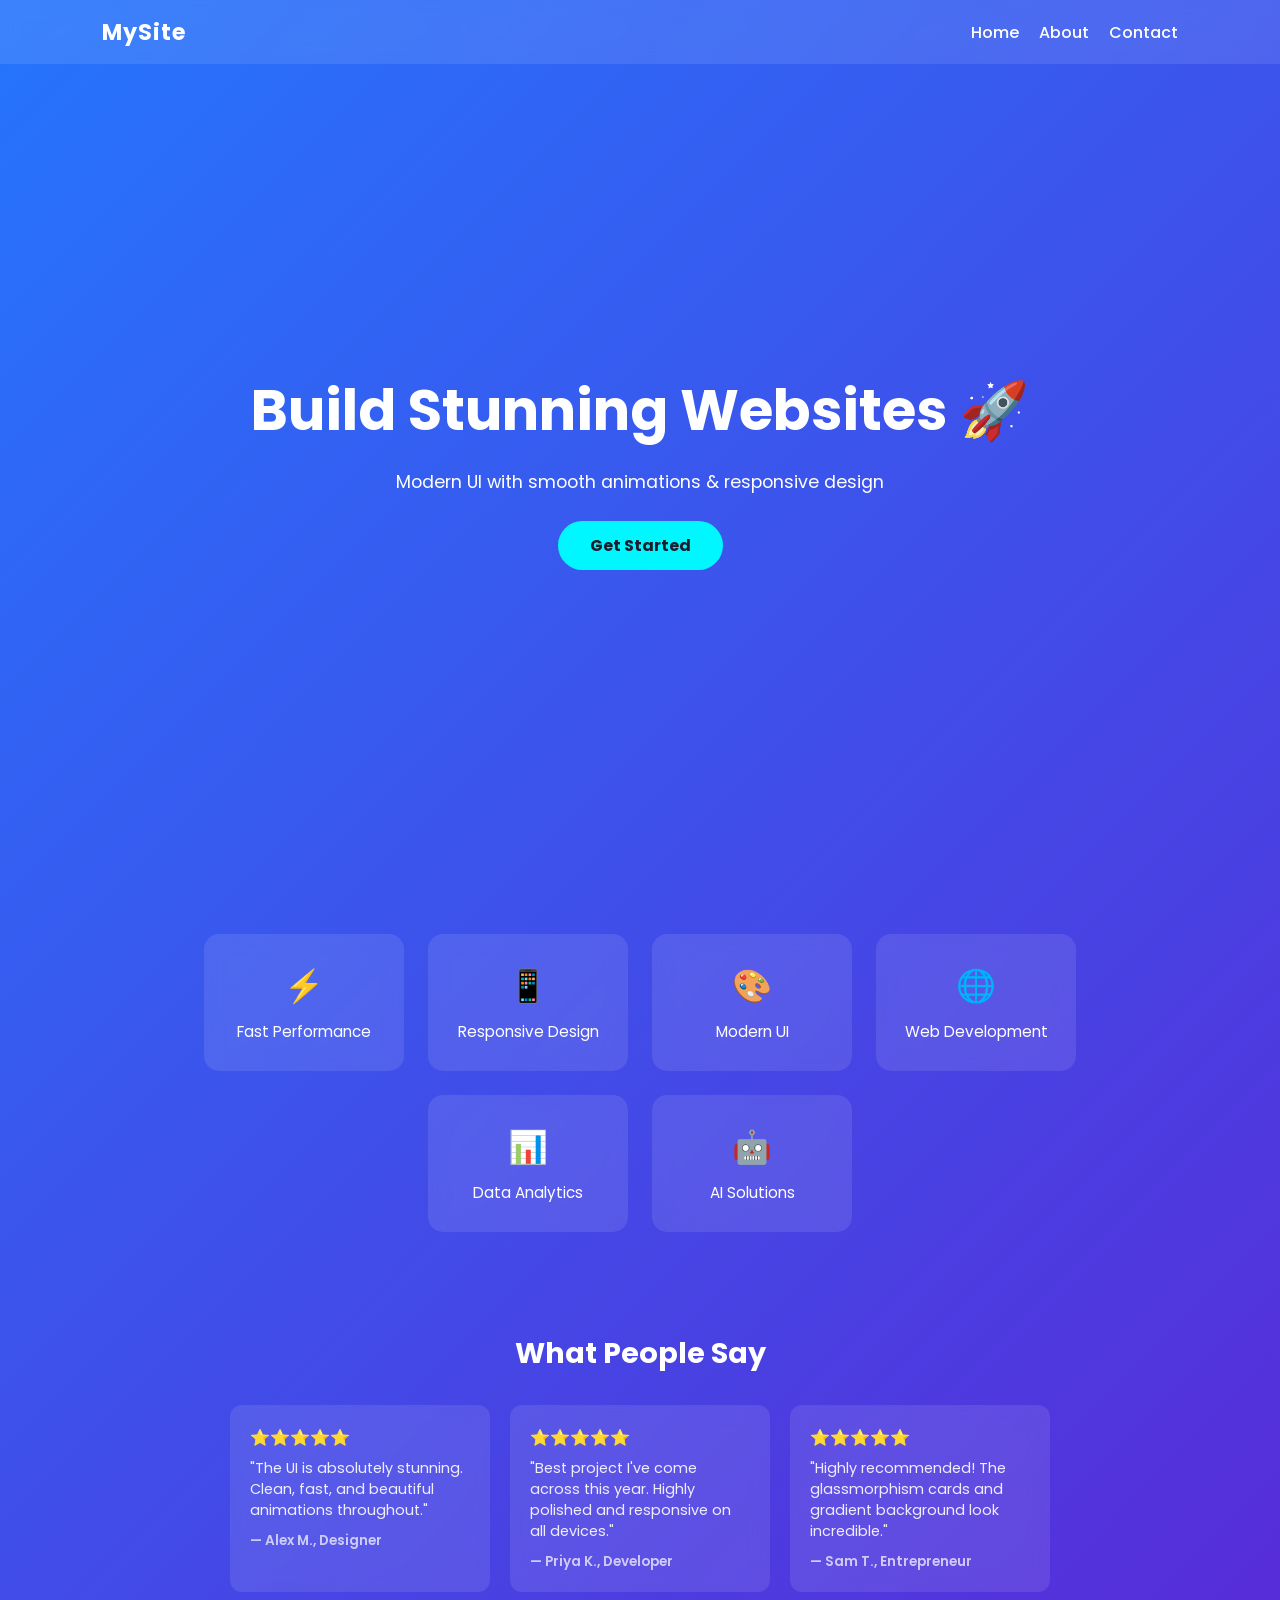
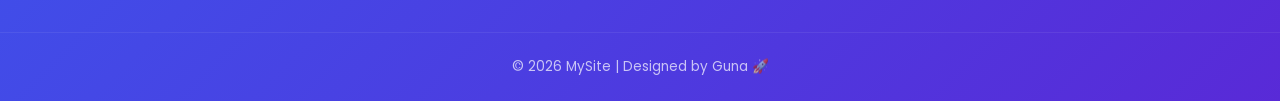
<file: index.html>
<!DOCTYPE html>
<html lang="en">
<head>
  <meta charset="UTF-8" />
  <meta name="viewport" content="width=device-width, initial-scale=1.0"/>
  <meta name="description" content="MySite - Build stunning modern websites with animations and responsive design."/>
  <title>MySite | Build Stunning Websites 🚀</title>
  <link rel="stylesheet" href="style.css"/>
</head>
<body>

  <!-- NAV -->
  <nav>
    <div class="logo">MySite</div>
    <div class="hamburger" aria-label="Toggle menu">
      <span></span><span></span><span></span>
    </div>
    <ul>
      <li><a href="index.html">Home</a></li>
      <li><a href="about.html">About</a></li>
      <li><a href="contact.html">Contact</a></li>
    </ul>
  </nav>

  <!-- HERO -->
  <section class="hero">
    <h1>Build Stunning Websites 🚀</h1>
    <p>Modern UI with smooth animations & responsive design</p>
    <a href="contact.html" class="btn">Get Started</a>
  </section>

  <!-- FEATURES -->
  <section class="features">
    <div class="card">
      <div class="icon">⚡</div>
      <p>Fast Performance</p>
    </div>
    <div class="card">
      <div class="icon">📱</div>
      <p>Responsive Design</p>
    </div>
    <div class="card">
      <div class="icon">🎨</div>
      <p>Modern UI</p>
    </div>
    <div class="card">
      <div class="icon">🌐</div>
      <p>Web Development</p>
    </div>
    <div class="card">
      <div class="icon">📊</div>
      <p>Data Analytics</p>
    </div>
    <div class="card">
      <div class="icon">🤖</div>
      <p>AI Solutions</p>
    </div>
  </section>

  <!-- TESTIMONIALS -->
  <section class="testimonials">
    <h2>What People Say</h2>
    <div class="testimonial-grid">
      <div class="testimonial-card">
        <div class="stars">⭐⭐⭐⭐⭐</div>
        <p>"The UI is absolutely stunning. Clean, fast, and beautiful animations throughout."</p>
        <div class="author">— Alex M., Designer</div>
      </div>
      <div class="testimonial-card">
        <div class="stars">⭐⭐⭐⭐⭐</div>
        <p>"Best project I've come across this year. Highly polished and responsive on all devices."</p>
        <div class="author">— Priya K., Developer</div>
      </div>
      <div class="testimonial-card">
        <div class="stars">⭐⭐⭐⭐⭐</div>
        <p>"Highly recommended! The glassmorphism cards and gradient background look incredible."</p>
        <div class="author">— Sam T., Entrepreneur</div>
      </div>
    </div>
  </section>

  <!-- FOOTER -->
  <footer>
    <p>© 2026 MySite | Designed by Guna 🚀</p>
  </footer>

  <script src="script.js"></script>
</body>
</html>
</file>
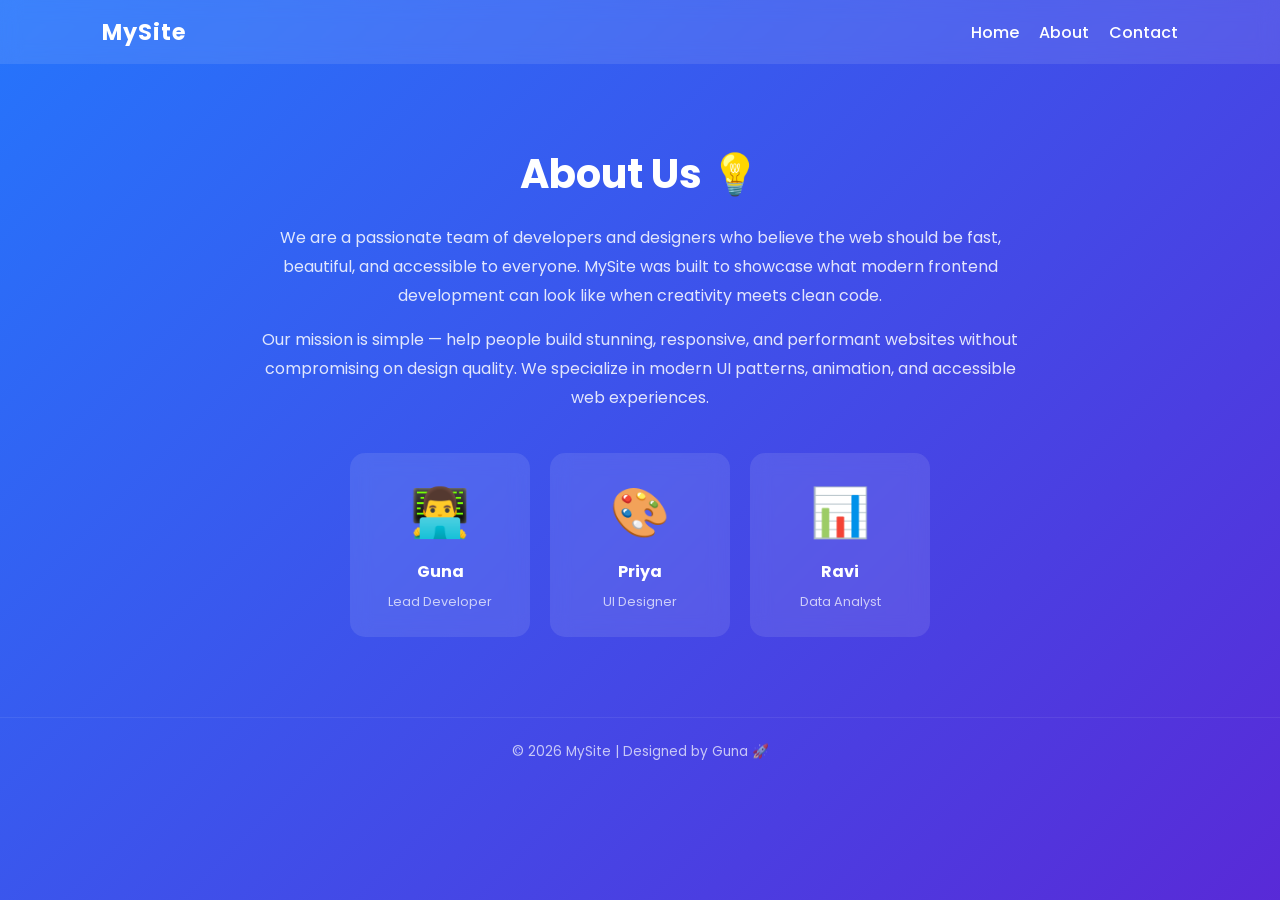
<file: about.html>
<!DOCTYPE html>
<html lang="en">
<head>
  <meta charset="UTF-8" />
  <meta name="viewport" content="width=device-width, initial-scale=1.0"/>
  <meta name="description" content="About MySite - Learn who we are and what we do."/>
  <title>MySite | About</title>
  <link rel="stylesheet" href="style.css"/>
</head>
<body>

  <!-- NAV -->
  <nav>
    <div class="logo">MySite</div>
    <div class="hamburger" aria-label="Toggle menu">
      <span></span><span></span><span></span>
    </div>
    <ul>
      <li><a href="index.html">Home</a></li>
      <li><a href="about.html">About</a></li>
      <li><a href="contact.html">Contact</a></li>
    </ul>
  </nav>

  <!-- ABOUT -->
  <section class="about">
    <h1>About Us 💡</h1>
    <p>
      We are a passionate team of developers and designers who believe the web should be
      fast, beautiful, and accessible to everyone. MySite was built to showcase what modern
      frontend development can look like when creativity meets clean code.
    </p>
    <p>
      Our mission is simple — help people build stunning, responsive, and performant websites
      without compromising on design quality. We specialize in modern UI patterns, animation,
      and accessible web experiences.
    </p>

    <!-- TEAM -->
    <div class="team">
      <div class="team-card">
        <div class="avatar">👨‍💻</div>
        <h3>Guna</h3>
        <span>Lead Developer</span>
      </div>
      <div class="team-card">
        <div class="avatar">🎨</div>
        <h3>Priya</h3>
        <span>UI Designer</span>
      </div>
      <div class="team-card">
        <div class="avatar">📊</div>
        <h3>Ravi</h3>
        <span>Data Analyst</span>
      </div>
    </div>
  </section>

  <!-- FOOTER -->
  <footer>
    <p>© 2026 MySite | Designed by Guna 🚀</p>
  </footer>

  <script src="script.js"></script>
</body>
</html>
</file>
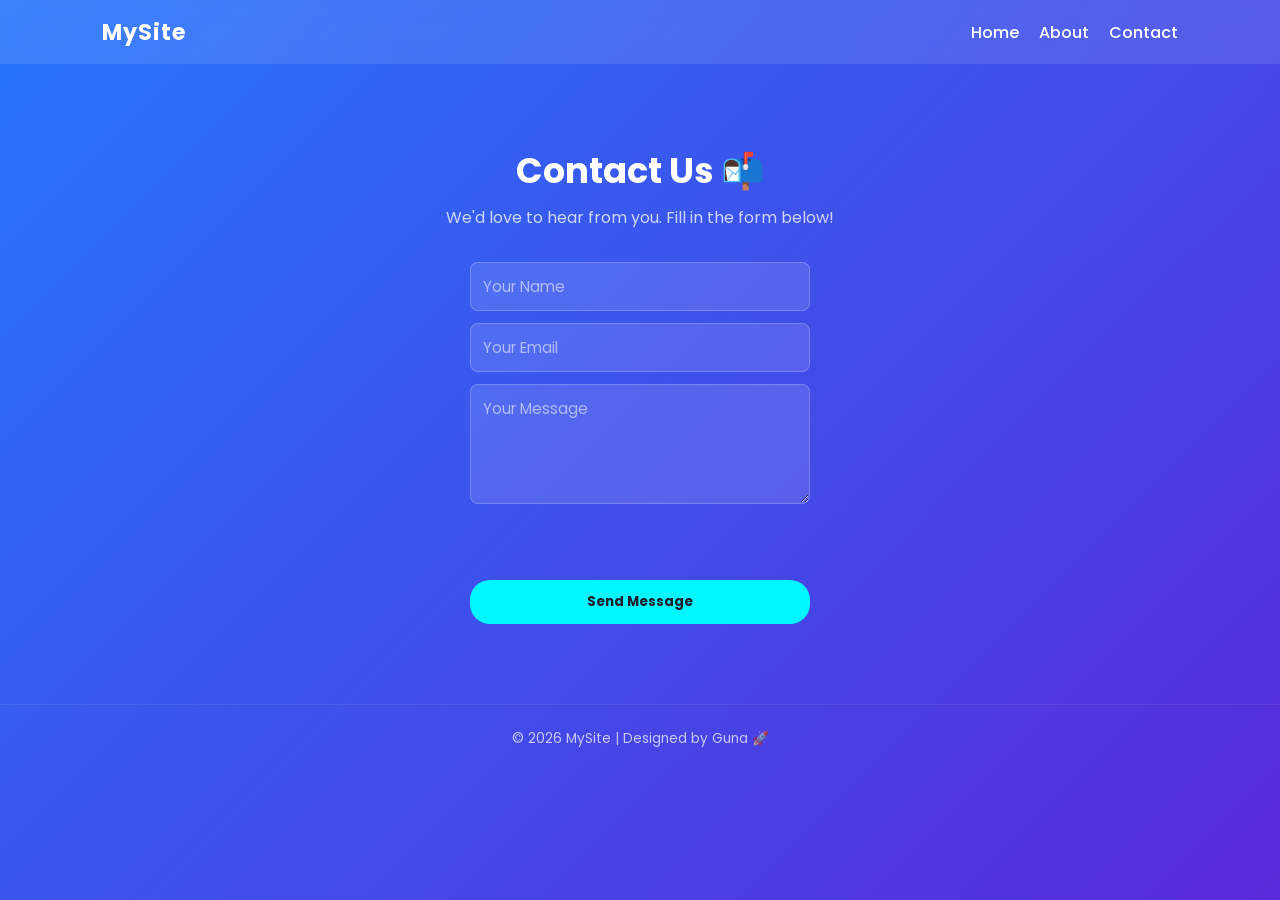
<file: contact.html>
<!DOCTYPE html>
<html lang="en">
<head>
  <meta charset="UTF-8" />
  <meta name="viewport" content="width=device-width, initial-scale=1.0"/>
  <meta name="description" content="Contact MySite - Get in touch with us."/>
  <title>MySite | Contact</title>
  <link rel="stylesheet" href="style.css"/>
</head>
<body>

  <!-- NAV -->
  <nav>
    <div class="logo">MySite</div>
    <div class="hamburger" aria-label="Toggle menu">
      <span></span><span></span><span></span>
    </div>
    <ul>
      <li><a href="index.html">Home</a></li>
      <li><a href="about.html">About</a></li>
      <li><a href="contact.html">Contact</a></li>
    </ul>
  </nav>

  <!-- CONTACT -->
  <section class="contact">
    <h1>Contact Us 📬</h1>
    <p class="subtitle">We'd love to hear from you. Fill in the form below!</p>

    <!-- ✅ FIX: onsubmit returns validateForm(), message field added, error + success elements -->
    <form onsubmit="return validateForm()">
      <input type="text"  id="name"    placeholder="Your Name"    autocomplete="name" />
      <input type="email" id="email"   placeholder="Your Email"   autocomplete="email" />
      <textarea           id="message" placeholder="Your Message"></textarea>
      <p id="error-msg"   class="error-msg"></p>
      <p id="success-msg" class="success-msg"></p>
      <button type="submit">Send Message</button>
    </form>
  </section>

  <!-- FOOTER -->
  <footer>
    <p>© 2026 MySite | Designed by Guna 🚀</p>
  </footer>

  <script src="script.js"></script>
</body>
</html>
</file>
<file: style.css>
@import url('https://fonts.googleapis.com/css2?family=Poppins:wght@300;500;700&display=swap');

* {
  margin: 0;
  padding: 0;
  box-sizing: border-box;
  font-family: 'Poppins', sans-serif;
}

body {
  background: linear-gradient(-45deg, #1f1c2c, #928dab, #6a11cb, #2575fc);
  background-size: 400% 400%;
  animation: gradientBG 12s ease infinite;
  color: white;
  min-height: 100vh;
}

/* ✅ FIX 1: Corrected background-position values */
@keyframes gradientBG {
  0%   { background-position: 0% 50%; }
  50%  { background-position: 100% 50%; }
  100% { background-position: 0% 50%; }
}

/* ========== NAV ========== */
nav {
  display: flex;
  justify-content: space-between;
  align-items: center;
  padding: 15px 8%;
  backdrop-filter: blur(10px);
  background: rgba(255, 255, 255, 0.1);
  position: sticky;
  top: 0;
  z-index: 100;
}

nav .logo {
  font-size: 1.4rem;
  font-weight: 700;
  letter-spacing: 1px;
}

nav ul {
  display: flex;
  list-style: none;
  gap: 20px;
}

/* ✅ FIX 2: Nav hover feedback */
nav a {
  color: white;
  text-decoration: none;
  font-weight: 500;
  transition: color 0.3s;
}

nav a:hover {
  color: #00f7ff;
}

/* Hamburger (mobile) */
.hamburger {
  display: none;
  flex-direction: column;
  gap: 5px;
  cursor: pointer;
}

.hamburger span {
  display: block;
  width: 25px;
  height: 3px;
  background: white;
  border-radius: 3px;
  transition: 0.3s;
}

/* ========== HERO ========== */
.hero {
  height: 90vh;
  display: flex;
  flex-direction: column;
  justify-content: center;
  align-items: center;
  text-align: center;
  padding: 20px;
  gap: 16px;
}

.hero h1 {
  font-size: clamp(2rem, 5vw, 3.5rem);
  font-weight: 700;
  animation: fadeUp 0.8s ease both;
}

.hero p {
  font-size: 1.1rem;
  opacity: 0.85;
  animation: fadeUp 0.8s 0.2s ease both;
}

.hero .btn {
  margin-top: 10px;
  padding: 12px 32px;
  border-radius: 30px;
  background: #00f7ff;
  color: #1f1c2c;
  font-weight: 700;
  text-decoration: none;
  border: none;
  cursor: pointer;
  transition: background 0.3s, transform 0.3s;
  animation: fadeUp 0.8s 0.4s ease both;
}

.hero .btn:hover {
  background: #00c8d4;
  transform: scale(1.05);
}

@keyframes fadeUp {
  from { opacity: 0; transform: translateY(30px); }
  to   { opacity: 1; transform: translateY(0); }
}

/* ========== FEATURES ========== */
.features {
  display: flex;
  justify-content: center;
  gap: 24px;
  padding: 60px 8%;
  flex-wrap: wrap;
}

/* ✅ FIX 3: Card width set */
.card {
  padding: 28px 24px;
  border-radius: 15px;
  background: rgba(255, 255, 255, 0.1);
  backdrop-filter: blur(10px);
  transition: transform 0.4s, box-shadow 0.4s;
  width: 200px;
  text-align: center;
  font-size: 0.95rem;
}

.card:hover {
  transform: scale(1.1);
  box-shadow: 0 8px 30px rgba(0, 247, 255, 0.2);
}

.card .icon {
  font-size: 2rem;
  margin-bottom: 10px;
}

/* ========== TESTIMONIALS ========== */
.testimonials {
  padding: 40px 8%;
  text-align: center;
}

.testimonials h2 {
  margin-bottom: 30px;
  font-size: 1.8rem;
}

.testimonial-grid {
  display: flex;
  justify-content: center;
  gap: 20px;
  flex-wrap: wrap;
}

.testimonial-card {
  background: rgba(255,255,255,0.1);
  backdrop-filter: blur(10px);
  border-radius: 12px;
  padding: 20px;
  width: 260px;
  text-align: left;
}

.testimonial-card .stars {
  color: #ffd700;
  margin-bottom: 8px;
}

.testimonial-card p {
  font-size: 0.9rem;
  opacity: 0.9;
}

.testimonial-card .author {
  margin-top: 10px;
  font-weight: 600;
  font-size: 0.85rem;
  opacity: 0.7;
}

/* ========== ABOUT PAGE ========== */
.about {
  max-width: 800px;
  margin: 80px auto;
  padding: 0 20px;
  text-align: center;
}

.about h1 {
  font-size: 2.5rem;
  margin-bottom: 20px;
}

.about p {
  font-size: 1rem;
  line-height: 1.8;
  opacity: 0.85;
  margin-bottom: 16px;
}

.about .team {
  display: flex;
  justify-content: center;
  gap: 20px;
  flex-wrap: wrap;
  margin-top: 40px;
}

.team-card {
  background: rgba(255,255,255,0.1);
  backdrop-filter: blur(10px);
  border-radius: 15px;
  padding: 24px 20px;
  width: 180px;
  text-align: center;
}

.team-card .avatar {
  font-size: 3rem;
  margin-bottom: 10px;
}

.team-card h3 {
  font-size: 1rem;
  margin-bottom: 4px;
}

.team-card span {
  font-size: 0.8rem;
  opacity: 0.7;
}

/* ========== CONTACT PAGE ========== */
.contact {
  padding: 80px 20px;
  text-align: center;
}

.contact h1 {
  font-size: 2.2rem;
  margin-bottom: 8px;
}

.contact .subtitle {
  opacity: 0.75;
  margin-bottom: 32px;
}

.contact form {
  width: 340px;
  margin: auto;
  display: flex;
  flex-direction: column;
  gap: 12px;
}

/* ✅ FIX 4: Input styling for dark theme */
input, textarea {
  padding: 12px;
  border-radius: 8px;
  border: 1px solid rgba(255,255,255,0.2);
  background: rgba(255, 255, 255, 0.12);
  color: white;
  font-size: 0.95rem;
  outline: none;
  transition: border 0.3s;
}

input::placeholder,
textarea::placeholder {
  color: rgba(255, 255, 255, 0.55);
}

input:focus,
textarea:focus {
  border-color: #00f7ff;
}

textarea {
  min-height: 120px;
  resize: vertical;
}

/* ✅ FIX 5: Button cursor + hover */
button {
  padding: 12px;
  border-radius: 20px;
  background: #00f7ff;
  color: #1f1c2c;
  font-weight: 700;
  border: none;
  cursor: pointer;
  transition: background 0.3s, transform 0.3s;
}

button:hover {
  background: #00c8d4;
  transform: scale(1.03);
}

/* Inline form messages */
.error-msg {
  color: #ff6b6b;
  font-size: 0.85rem;
  min-height: 20px;
}

.success-msg {
  color: #00f7ff;
  font-size: 0.9rem;
  min-height: 20px;
}

/* ========== FOOTER ========== */
footer {
  text-align: center;
  padding: 24px;
  font-size: 0.85rem;
  opacity: 0.7;
  border-top: 1px solid rgba(255,255,255,0.1);
}

/* ========== RESPONSIVE ========== */
/* ✅ FIX 6: Mobile media queries */
@media (max-width: 768px) {
  nav ul {
    display: none;
    flex-direction: column;
    background: rgba(31, 28, 44, 0.95);
    position: absolute;
    top: 60px;
    right: 0;
    width: 100%;
    padding: 20px;
    gap: 16px;
  }

  nav ul.open {
    display: flex;
  }

  .hamburger {
    display: flex;
  }

  .features {
    padding: 40px 20px;
    gap: 16px;
  }

  .card {
    width: 140px;
    padding: 20px 14px;
  }

  .contact form {
    width: 90%;
  }

  .testimonial-grid {
    flex-direction: column;
    align-items: center;
  }

  .about .team {
    gap: 14px;
  }
}
</file>
